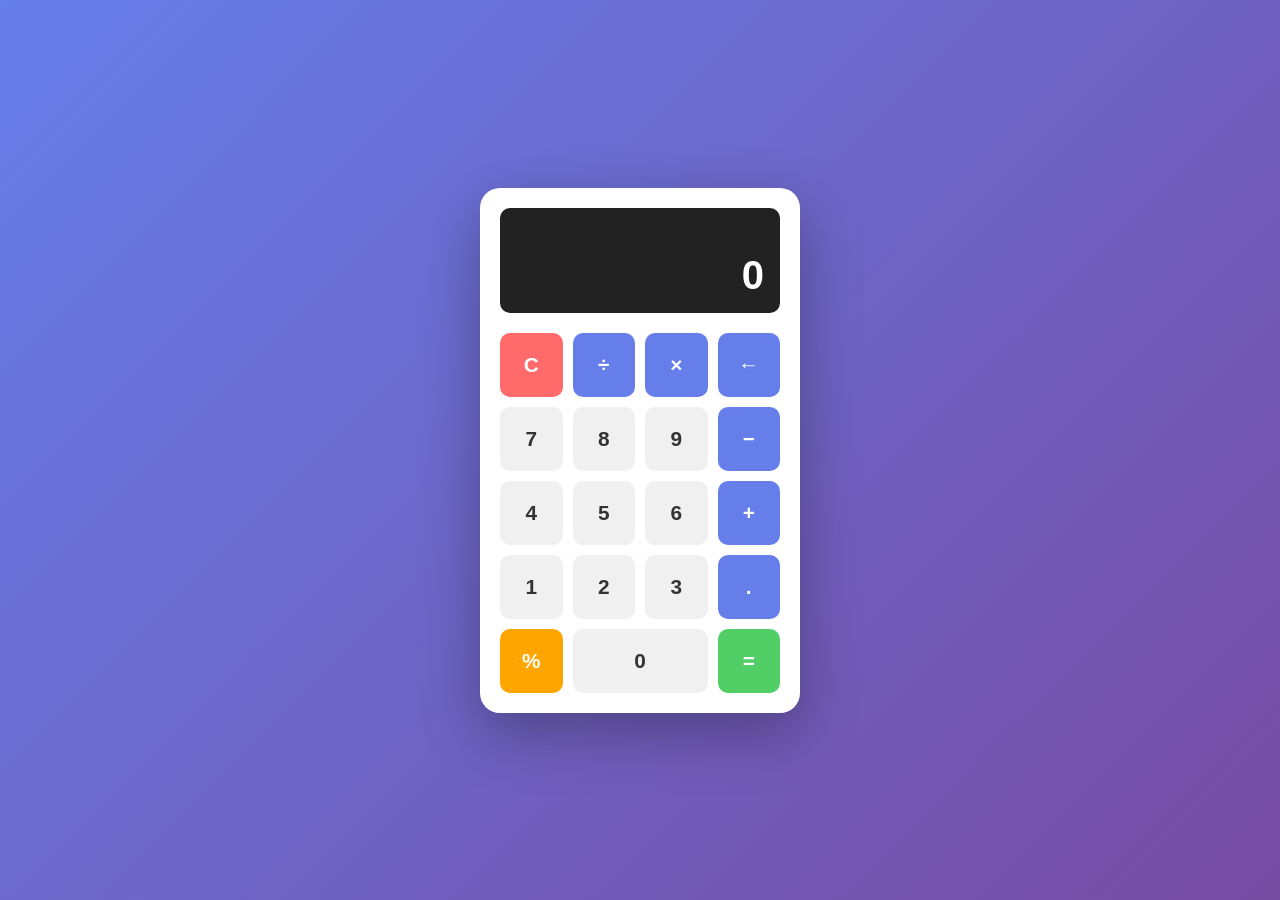
<file: index.html>
<!DOCTYPE html>
<html lang="en">
<head>
    <meta charset="UTF-8">
    <meta name="viewport" content="width=device-width, initial-scale=1.0">
    <title>Simple Calculator</title>
    <link rel="stylesheet" href="style.css">
</head>
<body>
    <div class="calculator">
        <div class="display-container">
            <div class="display-operation" id="operation"></div>
            <div class="display" id="display">0</div>
        </div>
        <div class="buttons">
            <button class="btn clear-btn" onclick="clearDisplay()">C</button>
            <button class="btn operator-btn" onclick="appendOperator('/')">÷</button>
            <button class="btn operator-btn" onclick="appendOperator('*')">×</button>
            <button class="btn operator-btn" onclick="deleteLastChar()">←</button>

            <button class="btn" onclick="appendNumber('7')">7</button>
            <button class="btn" onclick="appendNumber('8')">8</button>
            <button class="btn" onclick="appendNumber('9')">9</button>
            <button class="btn operator-btn" onclick="appendOperator('-')">−</button>

            <button class="btn" onclick="appendNumber('4')">4</button>
            <button class="btn" onclick="appendNumber('5')">5</button>
            <button class="btn" onclick="appendNumber('6')">6</button>
            <button class="btn operator-btn" onclick="appendOperator('+')">+</button>

            <button class="btn" onclick="appendNumber('1')">1</button>
            <button class="btn" onclick="appendNumber('2')">2</button>
            <button class="btn" onclick="appendNumber('3')">3</button>
            <button class="btn operator-btn" onclick="appendNumber('.')">.</button>

            <button class="btn percent-btn" onclick="calculatePercentage()">%</button>
            <button class="btn zero-btn" onclick="appendNumber('0')">0</button>
            <button class="btn equals-btn" onclick="calculate()">=</button>
        </div>
    </div>
    <script src="script.js"></script>
</body>
</html>
</file>
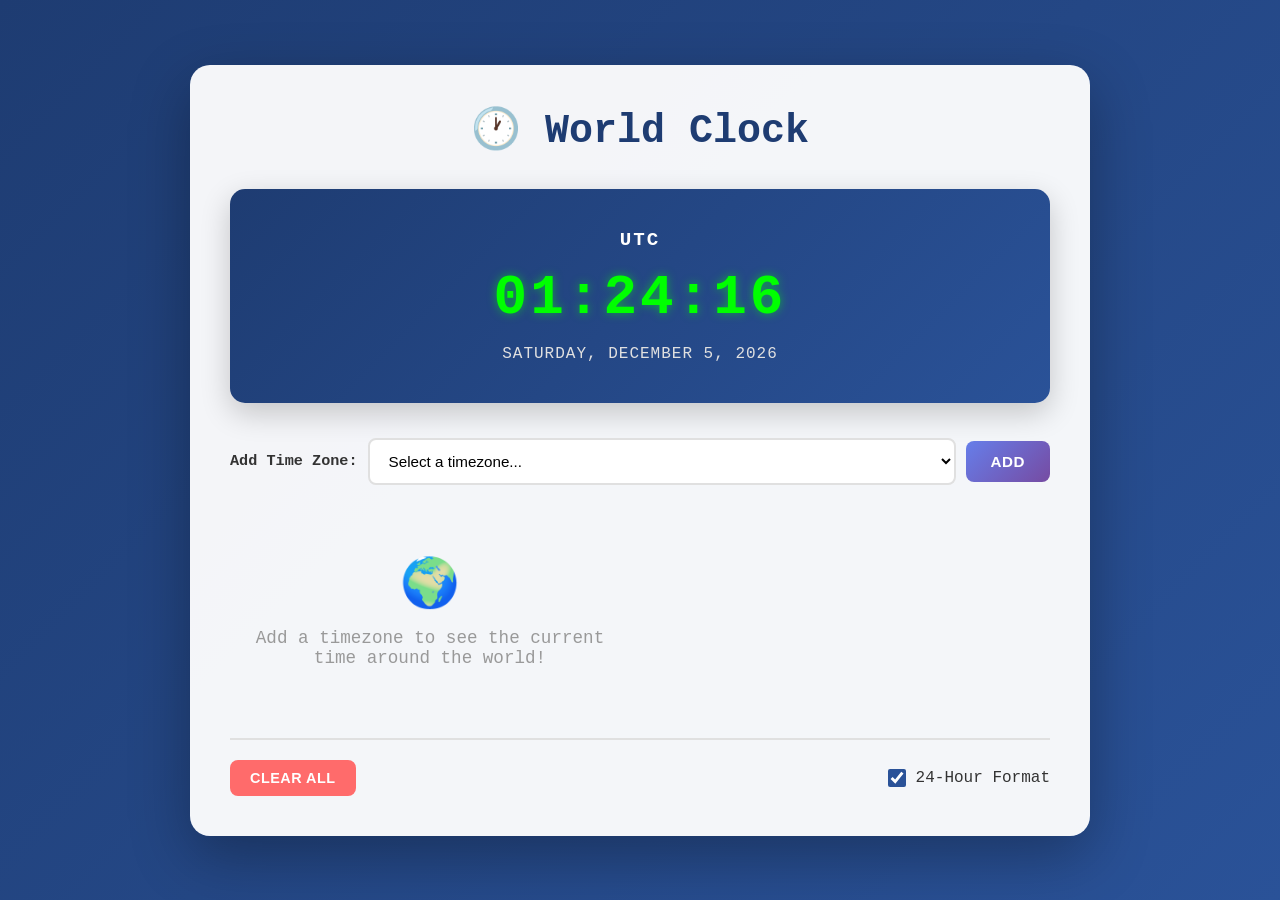
<file: digital-clock/index.html>
<!DOCTYPE html>
<html lang="en">
<head>
    <meta charset="UTF-8">
    <meta name="viewport" content="width=device-width, initial-scale=1.0">
    <title>Digital Clock - Multiple Time Zones</title>
    <link rel="stylesheet" href="style.css">
</head>
<body>
    <div class="container">
        <div class="clock-wrapper">
            <h1>🕐 World Clock</h1>
            
            <div class="main-clock">
                <div class="local-time">
                    <h2 id="localTimeZone">Local Time</h2>
                    <div class="time-display" id="localTime">00:00:00</div>
                    <p id="localDate">Sunday, January 1, 2024</p>
                </div>
            </div>

            <div class="timezone-selector">
                <label for="timezoneSelect">Add Time Zone:</label>
                <select id="timezoneSelect">
                    <option value="">Select a timezone...</option>
                    <option value="UTC">UTC (Coordinated Universal Time)</option>
                    <option value="America/New_York">EST - Eastern Standard Time</option>
                    <option value="America/Chicago">CST - Central Standard Time</option>
                    <option value="America/Denver">MST - Mountain Standard Time</option>
                    <option value="America/Los_Angeles">PST - Pacific Standard Time</option>
                    <option value="America/Anchorage">AKST - Alaska Standard Time</option>
                    <option value="Pacific/Honolulu">HST - Hawaii Standard Time</option>
                    <option value="Europe/London">GMT - Greenwich Mean Time</option>
                    <option value="Europe/Paris">CET - Central European Time</option>
                    <option value="Europe/Moscow">MSK - Moscow Standard Time</option>
                    <option value="Asia/Dubai">GST - Gulf Standard Time</option>
                    <option value="Asia/Kolkata">IST - Indian Standard Time</option>
                    <option value="Asia/Bangkok">ICT - Indochina Time</option>
                    <option value="Asia/Shanghai">CST - China Standard Time</option>
                    <option value="Asia/Tokyo">JST - Japan Standard Time</option>
                    <option value="Asia/Seoul">KST - Korea Standard Time</option>
                    <option value="Australia/Sydney">AEDT - Australian Eastern Time</option>
                    <option value="Pacific/Auckland">NZDT - New Zealand Standard Time</option>
                </select>
                <button id="addBtn" class="btn-add">Add</button>
            </div>

            <div class="timezones-container">
                <div class="timezones-grid" id="timezonesGrid"></div>
            </div>

            <div class="controls">
                <button id="clearAllBtn" class="btn-clear-all">Clear All</button>
                <label class="toggle-label">
                    <input type="checkbox" id="toggleFormat" checked>
                    <span>24-Hour Format</span>
                </label>
            </div>
        </div>
    </div>

    <script src="script.js"></script>
</body>
</html>
</file>
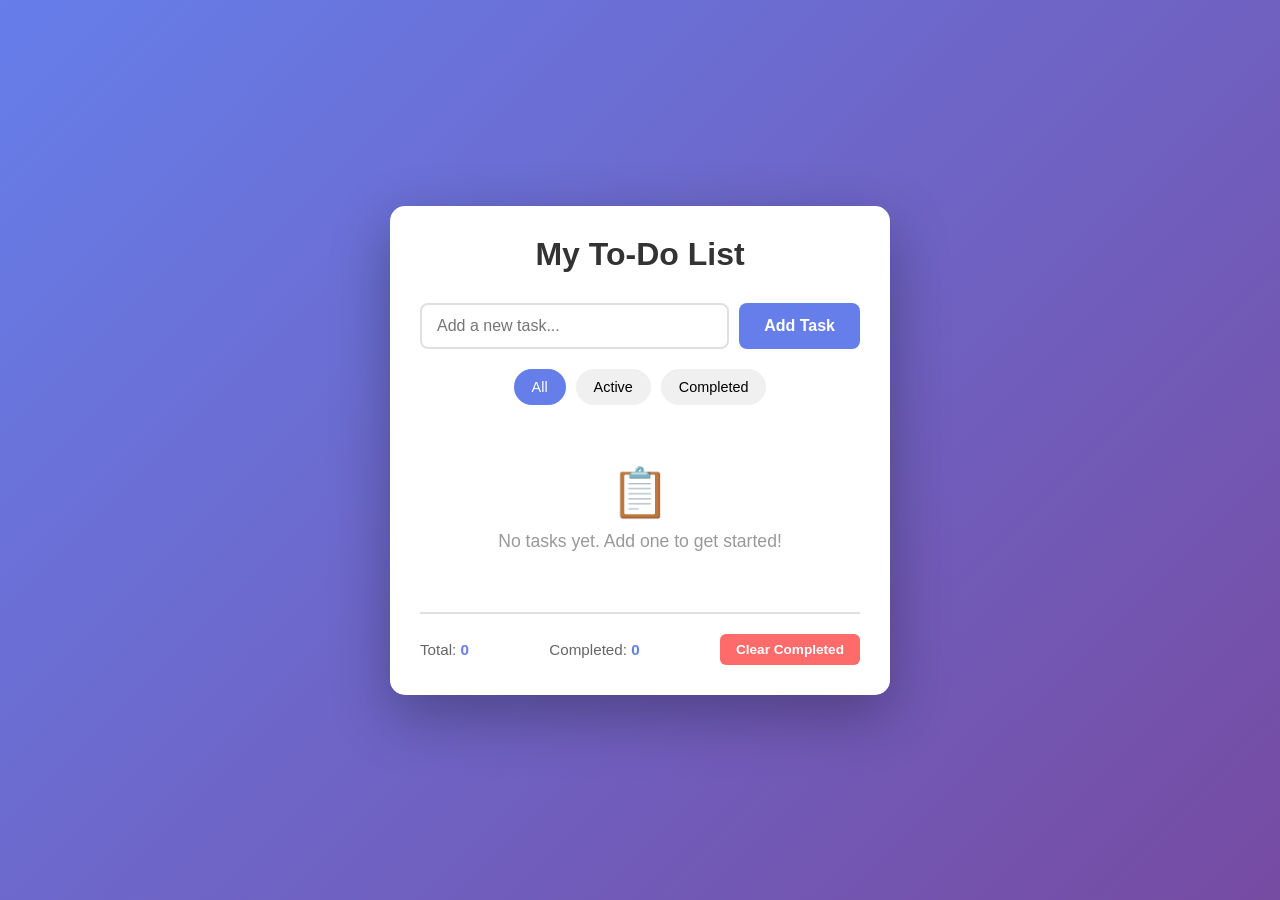
<file: todo-app/index.html>
<!DOCTYPE html>
<html lang="en">
<head>
    <meta charset="UTF-8">
    <meta name="viewport" content="width=device-width, initial-scale=1.0">
    <title>To-Do List App</title>
    <link rel="stylesheet" href="style.css">
</head>
<body>
    <div class="container">
        <div class="todo-wrapper">
            <h1>My To-Do List</h1>
            
            <div class="input-section">
                <input 
                    type="text" 
                    id="todoInput" 
                    placeholder="Add a new task..." 
                    autocomplete="off"
                >
                <button id="addBtn" class="btn-add">Add Task</button>
            </div>

            <div class="filter-buttons">
                <button class="filter-btn active" data-filter="all">All</button>
                <button class="filter-btn" data-filter="active">Active</button>
                <button class="filter-btn" data-filter="completed">Completed</button>
            </div>

            <ul id="todoList" class="todo-list"></ul>

            <div class="stats">
                <p>Total: <span id="totalCount">0</span></p>
                <p>Completed: <span id="completedCount">0</span></p>
                <button id="clearCompleted" class="btn-clear">Clear Completed</button>
            </div>
        </div>
    </div>

    <script src="script.js"></script>
</body>
</html>
</file>
<file: style.css>
* {
    margin: 0;
    padding: 0;
    box-sizing: border-box;
}

body {
    display: flex;
    justify-content: center;
    align-items: center;
    min-height: 100vh;
    background: linear-gradient(135deg, #667eea 0%, #764ba2 100%);
    font-family: 'Segoe UI', Tahoma, Geneva, Verdana, sans-serif;
}

.calculator {
    background: white;
    border-radius: 20px;
    box-shadow: 0 20px 60px rgba(0, 0, 0, 0.3);
    padding: 20px;
    width: 320px;
}

.display-container {
    background: #222;
    border-radius: 10px;
    padding: 15px;
    margin-bottom: 20px;
    min-height: 90px;
    display: flex;
    flex-direction: column;
    justify-content: flex-end;
}

.display-operation {
    color: #888;
    font-size: 1.2em;
    text-align: right;
    min-height: 25px;
    margin-bottom: 5px;
    font-weight: 500;
}

.display {
    color: #fff;
    font-size: 2.5em;
    text-align: right;
    word-wrap: break-word;
    word-break: break-all;
    font-weight: 600;
    letter-spacing: 1px;
}

.buttons {
    display: grid;
    grid-template-columns: repeat(4, 1fr);
    gap: 10px;
}

.btn {
    padding: 20px;
    font-size: 1.3em;
    border: none;
    border-radius: 10px;
    background: #f0f0f0;
    cursor: pointer;
    transition: all 0.2s ease;
    font-weight: 600;
    color: #333;
}

.btn:hover {
    background: #e0e0e0;
    transform: translateY(-2px);
    box-shadow: 0 5px 15px rgba(0, 0, 0, 0.2);
}

.btn:active {
    transform: translateY(0);
}

.operator-btn {
    background: #667eea;
    color: white;
}

.operator-btn:hover {
    background: #5568d3;
}

.clear-btn {
    background: #ff6b6b;
    color: white;
    grid-column: span 1;
}

.clear-btn:hover {
    background: #ee5a52;
}

.equals-btn {
    background: #51cf66;
    color: white;
}

.equals-btn:hover {
    background: #40c057;
}

.percent-btn {
    background: #ffa500;
    color: white;
}

.percent-btn:hover {
    background: #ff8c00;
}

.zero-btn {
    grid-column: span 2;
}
</file>
<file: digital-clock/style.css>
* {
    margin: 0;
    padding: 0;
    box-sizing: border-box;
}

body {
    font-family: 'Courier New', monospace;
    background: linear-gradient(135deg, #1e3c72 0%, #2a5298 100%);
    min-height: 100vh;
    display: flex;
    justify-content: center;
    align-items: center;
    padding: 20px;
}

.container {
    width: 100%;
    max-width: 900px;
}

.clock-wrapper {
    background: rgba(255, 255, 255, 0.95);
    border-radius: 20px;
    box-shadow: 0 20px 60px rgba(0, 0, 0, 0.3);
    padding: 40px;
}

h1 {
    text-align: center;
    color: #1e3c72;
    margin-bottom: 35px;
    font-size: 2.5em;
    animation: pulse 2s ease-in-out infinite;
}

@keyframes pulse {
    0%, 100% {
        opacity: 1;
    }
    50% {
        opacity: 0.8;
    }
}

.main-clock {
    background: linear-gradient(135deg, #1e3c72 0%, #2a5298 100%);
    border-radius: 15px;
    padding: 40px;
    margin-bottom: 35px;
    text-align: center;
    box-shadow: 0 10px 30px rgba(0, 0, 0, 0.2);
}

.local-time h2 {
    color: #fff;
    font-size: 1.2em;
    margin-bottom: 15px;
    text-transform: uppercase;
    letter-spacing: 2px;
}

.time-display {
    font-size: 3.5em;
    color: #00ff00;
    font-weight: bold;
    text-shadow: 0 0 10px rgba(0, 255, 0, 0.5);
    margin-bottom: 15px;
    font-family: 'Courier New', monospace;
    letter-spacing: 3px;
}

#localDate {
    color: #e0e0e0;
    font-size: 1em;
    text-transform: uppercase;
    letter-spacing: 1px;
}

.timezone-selector {
    display: flex;
    gap: 10px;
    margin-bottom: 30px;
    flex-wrap: wrap;
    align-items: center;
}

.timezone-selector label {
    font-weight: 600;
    color: #333;
    font-size: 0.95em;
}

#timezoneSelect {
    flex: 1;
    min-width: 200px;
    padding: 12px 15px;
    border: 2px solid #e0e0e0;
    border-radius: 8px;
    font-size: 0.95em;
    background: white;
    cursor: pointer;
    transition: border-color 0.3s;
    font-family: 'Segoe UI', Tahoma, Geneva, Verdana, sans-serif;
}

#timezoneSelect:focus {
    outline: none;
    border-color: #2a5298;
}

.btn-add {
    padding: 12px 25px;
    background: linear-gradient(135deg, #667eea 0%, #764ba2 100%);
    color: white;
    border: none;
    border-radius: 8px;
    font-size: 0.95em;
    font-weight: 600;
    cursor: pointer;
    transition: all 0.3s;
    text-transform: uppercase;
    letter-spacing: 0.5px;
}

.btn-add:hover {
    transform: translateY(-2px);
    box-shadow: 0 8px 20px rgba(102, 126, 234, 0.4);
}

.btn-add:active {
    transform: translateY(0);
}

.timezones-container {
    margin-bottom: 30px;
}

.timezones-grid {
    display: grid;
    grid-template-columns: repeat(auto-fill, minmax(280px, 1fr));
    gap: 20px;
}

.timezone-card {
    background: #f9f9f9;
    border: 2px solid #e0e0e0;
    border-radius: 12px;
    padding: 25px;
    text-align: center;
    transition: all 0.3s;
    position: relative;
}

.timezone-card:hover {
    border-color: #2a5298;
    box-shadow: 0 8px 20px rgba(42, 82, 152, 0.2);
    transform: translateY(-3px);
}

.timezone-name {
    color: #1e3c72;
    font-size: 0.9em;
    font-weight: 600;
    text-transform: uppercase;
    letter-spacing: 1px;
    margin-bottom: 12px;
}

.timezone-time {
    font-size: 2.2em;
    color: #2a5298;
    font-weight: bold;
    font-family: 'Courier New', monospace;
    letter-spacing: 2px;
    margin-bottom: 12px;
}

.timezone-date {
    color: #666;
    font-size: 0.85em;
    margin-bottom: 15px;
}

.btn-remove {
    padding: 6px 12px;
    background: #ff6b6b;
    color: white;
    border: none;
    border-radius: 6px;
    cursor: pointer;
    font-size: 0.8em;
    font-weight: 600;
    transition: all 0.3s;
}

.btn-remove:hover {
    background: #ee5a52;
    transform: scale(1.05);
}

.empty-state {
    text-align: center;
    padding: 40px 20px;
    color: #999;
}

.empty-state-icon {
    font-size: 3em;
    margin-bottom: 15px;
}

.empty-state-text {
    font-size: 1.1em;
}

.controls {
    display: flex;
    justify-content: space-between;
    align-items: center;
    padding-top: 20px;
    border-top: 2px solid #e0e0e0;
    flex-wrap: wrap;
    gap: 20px;
}

.btn-clear-all {
    padding: 10px 20px;
    background: #ff6b6b;
    color: white;
    border: none;
    border-radius: 8px;
    font-size: 0.9em;
    font-weight: 600;
    cursor: pointer;
    transition: all 0.3s;
    text-transform: uppercase;
    letter-spacing: 0.5px;
}

.btn-clear-all:hover {
    background: #ee5a52;
    transform: translateY(-2px);
}

.toggle-label {
    display: flex;
    align-items: center;
    gap: 10px;
    cursor: pointer;
    user-select: none;
}

.toggle-label input[type="checkbox"] {
    width: 18px;
    height: 18px;
    cursor: pointer;
    accent-color: #2a5298;
}

.toggle-label span {
    color: #333;
    font-weight: 500;
}

@media (max-width: 768px) {
    .clock-wrapper {
        padding: 25px;
    }

    h1 {
        font-size: 1.8em;
        margin-bottom: 25px;
    }

    .main-clock {
        padding: 25px;
        margin-bottom: 25px;
    }

    .time-display {
        font-size: 2.5em;
    }

    .timezone-selector {
        flex-direction: column;
        align-items: stretch;
    }

    .timezone-selector label {
        display: block;
        margin-bottom: 8px;
    }

    #timezoneSelect,
    .btn-add {
        width: 100%;
    }

    .timezones-grid {
        grid-template-columns: 1fr;
    }

    .controls {
        flex-direction: column;
    }

    .btn-clear-all {
        width: 100%;
    }
}
</file>
<file: todo-app/style.css>
* {
    margin: 0;
    padding: 0;
    box-sizing: border-box;
}

body {
    font-family: 'Segoe UI', Tahoma, Geneva, Verdana, sans-serif;
    background: linear-gradient(135deg, #667eea 0%, #764ba2 100%);
    min-height: 100vh;
    display: flex;
    justify-content: center;
    align-items: center;
    padding: 20px;
}

.container {
    width: 100%;
    max-width: 500px;
}

.todo-wrapper {
    background: white;
    border-radius: 15px;
    box-shadow: 0 20px 60px rgba(0, 0, 0, 0.3);
    padding: 30px;
}

h1 {
    text-align: center;
    color: #333;
    margin-bottom: 30px;
    font-size: 2em;
}

.input-section {
    display: flex;
    gap: 10px;
    margin-bottom: 20px;
}

#todoInput {
    flex: 1;
    padding: 12px 15px;
    border: 2px solid #e0e0e0;
    border-radius: 8px;
    font-size: 1em;
    transition: border-color 0.3s;
}

#todoInput:focus {
    outline: none;
    border-color: #667eea;
}

.btn-add {
    padding: 12px 25px;
    background: #667eea;
    color: white;
    border: none;
    border-radius: 8px;
    font-size: 1em;
    font-weight: 600;
    cursor: pointer;
    transition: all 0.3s;
}

.btn-add:hover {
    background: #5568d3;
    transform: translateY(-2px);
    box-shadow: 0 5px 15px rgba(102, 126, 234, 0.4);
}

.filter-buttons {
    display: flex;
    gap: 10px;
    margin-bottom: 20px;
    justify-content: center;
}

.filter-btn {
    padding: 8px 16px;
    background: #f0f0f0;
    border: 2px solid transparent;
    border-radius: 20px;
    cursor: pointer;
    font-size: 0.9em;
    font-weight: 500;
    transition: all 0.3s;
}

.filter-btn:hover {
    background: #e0e0e0;
}

.filter-btn.active {
    background: #667eea;
    color: white;
    border-color: #667eea;
}

.todo-list {
    list-style: none;
    margin-bottom: 20px;
    max-height: 400px;
    overflow-y: auto;
}

.todo-list::-webkit-scrollbar {
    width: 6px;
}

.todo-list::-webkit-scrollbar-track {
    background: #f1f1f1;
    border-radius: 10px;
}

.todo-list::-webkit-scrollbar-thumb {
    background: #667eea;
    border-radius: 10px;
}

.todo-item {
    display: flex;
    align-items: center;
    gap: 12px;
    padding: 15px;
    background: #f9f9f9;
    border-radius: 8px;
    margin-bottom: 10px;
    transition: all 0.3s;
    border-left: 4px solid #667eea;
}

.todo-item:hover {
    background: #f0f0f0;
    box-shadow: 0 2px 8px rgba(0, 0, 0, 0.1);
}

.todo-item.completed {
    opacity: 0.6;
    border-left-color: #51cf66;
}

.todo-item.hidden {
    display: none;
}

.todo-checkbox {
    width: 20px;
    height: 20px;
    cursor: pointer;
    accent-color: #667eea;
}

.todo-text {
    flex: 1;
    font-size: 1em;
    color: #333;
    word-break: break-word;
}

.todo-item.completed .todo-text {
    text-decoration: line-through;
    color: #999;
}

.btn-delete {
    padding: 6px 12px;
    background: #ff6b6b;
    color: white;
    border: none;
    border-radius: 6px;
    cursor: pointer;
    font-size: 0.85em;
    transition: all 0.3s;
}

.btn-delete:hover {
    background: #ee5a52;
    transform: scale(1.05);
}

.stats {
    padding-top: 20px;
    border-top: 2px solid #e0e0e0;
    display: flex;
    justify-content: space-between;
    align-items: center;
}

.stats p {
    color: #666;
    font-size: 0.95em;
    font-weight: 500;
}

.stats span {
    color: #667eea;
    font-weight: 700;
}

.btn-clear {
    padding: 8px 16px;
    background: #ff6b6b;
    color: white;
    border: none;
    border-radius: 6px;
    cursor: pointer;
    font-size: 0.85em;
    font-weight: 600;
    transition: all 0.3s;
}

.btn-clear:hover {
    background: #ee5a52;
    transform: translateY(-2px);
}

.empty-state {
    text-align: center;
    padding: 40px 20px;
    color: #999;
}

.empty-state-icon {
    font-size: 3em;
    margin-bottom: 10px;
}

.empty-state-text {
    font-size: 1.1em;
}

@media (max-width: 480px) {
    .todo-wrapper {
        padding: 20px;
    }

    h1 {
        font-size: 1.5em;
        margin-bottom: 20px;
    }

    .filter-buttons {
        flex-wrap: wrap;
    }

    .stats {
        flex-direction: column;
        gap: 15px;
        text-align: center;
    }

    .btn-clear {
        width: 100%;
    }
}
</file>
